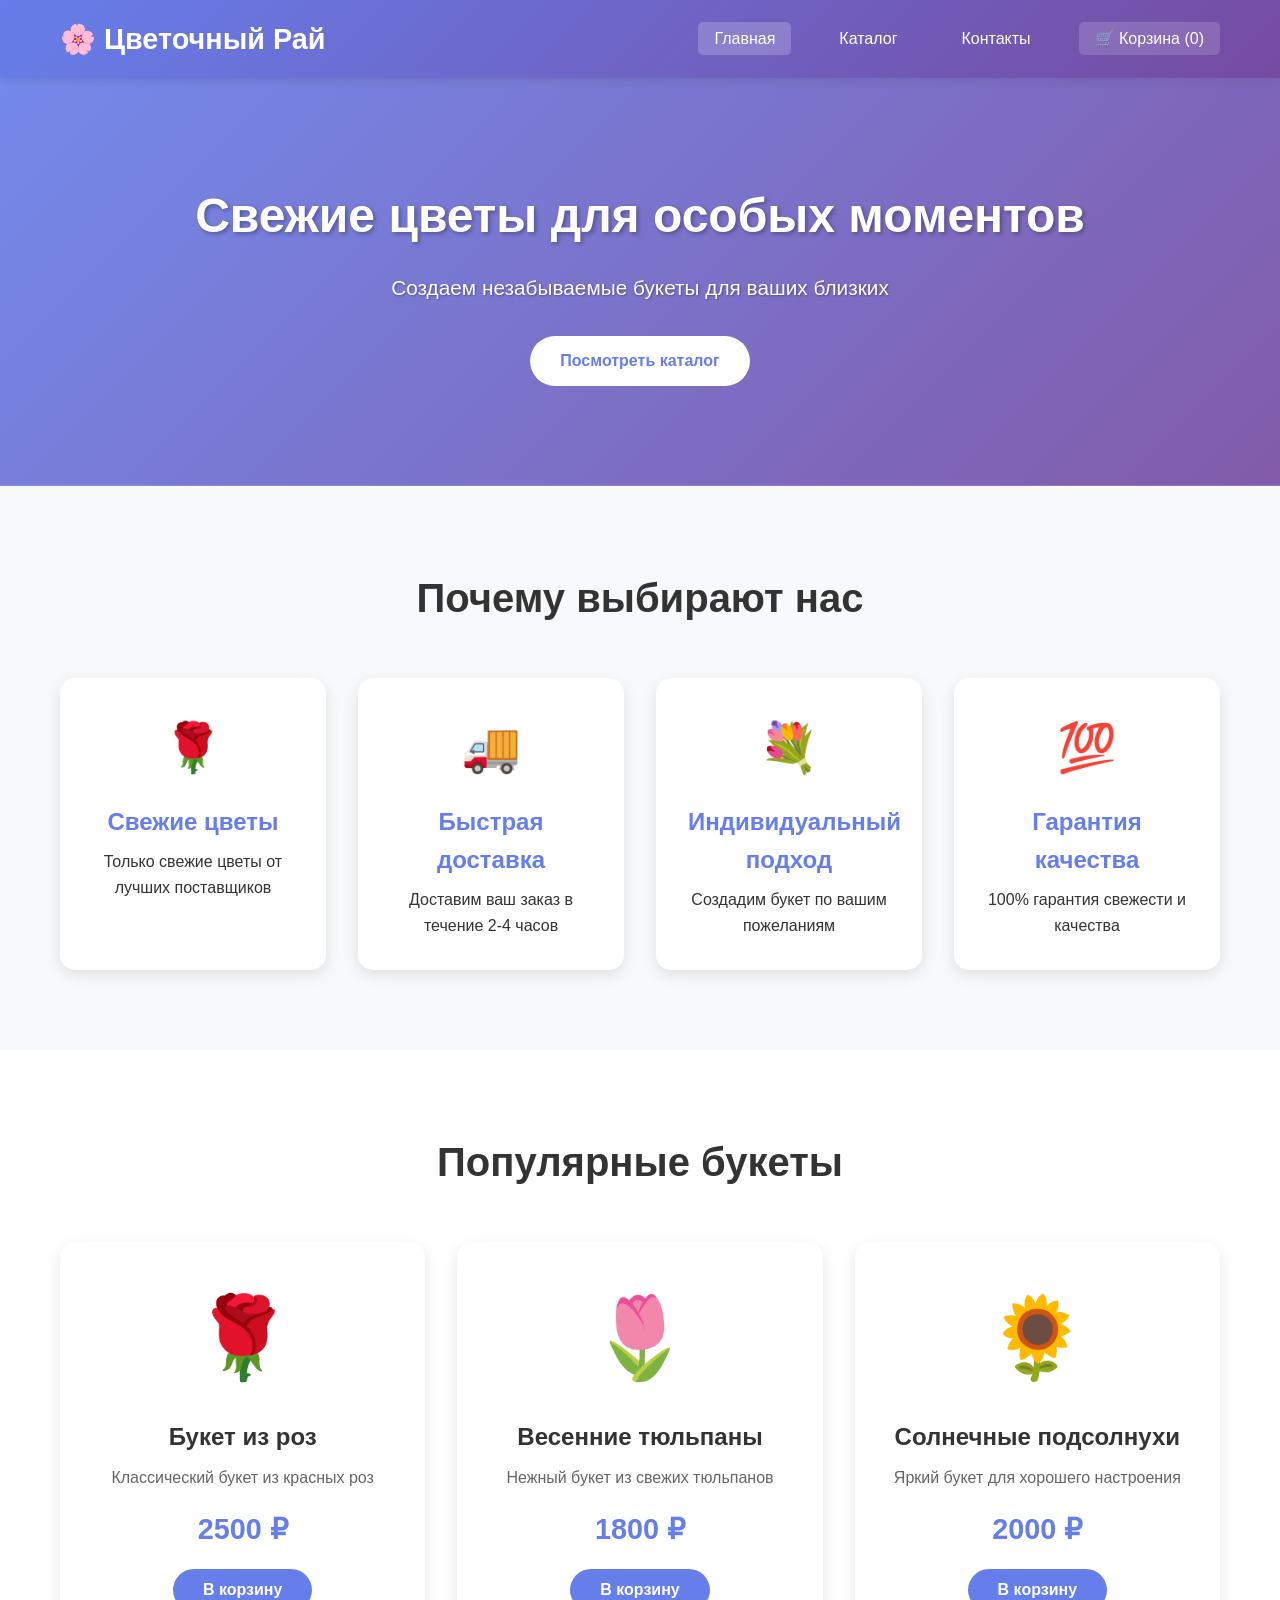
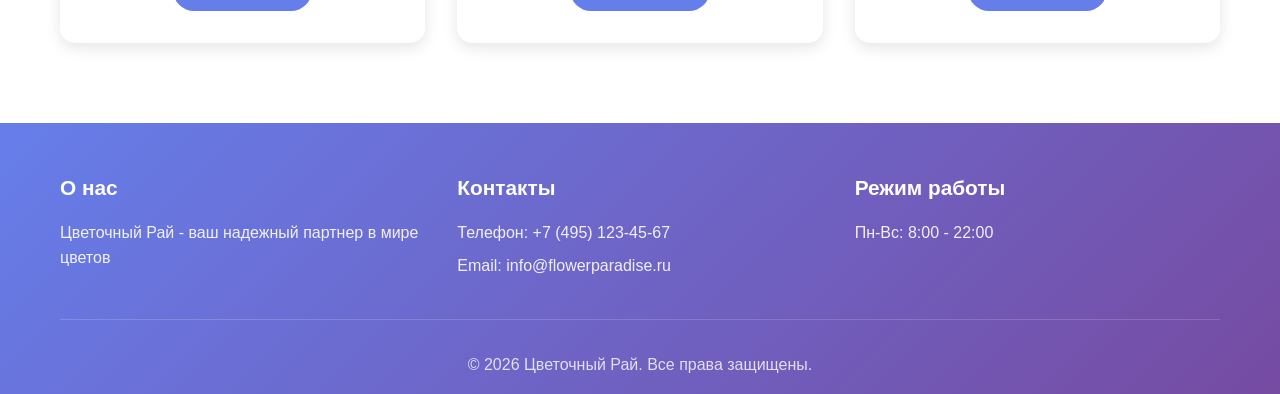
<file: index.html>
<!DOCTYPE html>
<html lang="ru">
<head>
    <meta charset="UTF-8">
    <meta name="viewport" content="width=device-width, initial-scale=1.0">
    <title>Цветочный Рай - Магазин свежих цветов</title>
    <link rel="stylesheet" href="style.css">
</head>
<body>
    <header>
        <nav class="navbar">
            <div class="container">
                <div class="logo">
                    <h1>🌸 Цветочный Рай</h1>
                </div>
                <ul class="nav-menu">
                    <li><a href="index.html" class="active">Главная</a></li>
                    <li><a href="catalog.html">Каталог</a></li>
                    <li><a href="contact.html">Контакты</a></li>
                    <li><a href="#" class="cart-link" id="cartLink">🛒 Корзина (<span id="cartCount">0</span>)</a></li>
                </ul>
            </div>
        </nav>
    </header>

    <main>
        <section class="hero">
            <div class="hero-content">
                <h2>Свежие цветы для особых моментов</h2>
                <p>Создаем незабываемые букеты для ваших близких</p>
                <a href="catalog.html" class="btn btn-primary">Посмотреть каталог</a>
            </div>
        </section>

        <section class="features">
            <div class="container">
                <h2>Почему выбирают нас</h2>
                <div class="features-grid">
                    <div class="feature-card">
                        <div class="feature-icon">🌹</div>
                        <h3>Свежие цветы</h3>
                        <p>Только свежие цветы от лучших поставщиков</p>
                    </div>
                    <div class="feature-card">
                        <div class="feature-icon">🚚</div>
                        <h3>Быстрая доставка</h3>
                        <p>Доставим ваш заказ в течение 2-4 часов</p>
                    </div>
                    <div class="feature-card">
                        <div class="feature-icon">💐</div>
                        <h3>Индивидуальный подход</h3>
                        <p>Создадим букет по вашим пожеланиям</p>
                    </div>
                    <div class="feature-card">
                        <div class="feature-icon">💯</div>
                        <h3>Гарантия качества</h3>
                        <p>100% гарантия свежести и качества</p>
                    </div>
                </div>
            </div>
        </section>

        <section class="popular-products">
            <div class="container">
                <h2>Популярные букеты</h2>
                <div class="products-grid">
                    <div class="product-card">
                        <div class="product-image">🌹</div>
                        <h3>Букет из роз</h3>
                        <p>Классический букет из красных роз</p>
                        <div class="product-price">2500 ₽</div>
                        <button class="btn btn-secondary add-to-cart" data-name="Букет из роз" data-price="2500">В корзину</button>
                    </div>
                    <div class="product-card">
                        <div class="product-image">🌷</div>
                        <h3>Весенние тюльпаны</h3>
                        <p>Нежный букет из свежих тюльпанов</p>
                        <div class="product-price">1800 ₽</div>
                        <button class="btn btn-secondary add-to-cart" data-name="Весенние тюльпаны" data-price="1800">В корзину</button>
                    </div>
                    <div class="product-card">
                        <div class="product-image">🌻</div>
                        <h3>Солнечные подсолнухи</h3>
                        <p>Яркий букет для хорошего настроения</p>
                        <div class="product-price">2000 ₽</div>
                        <button class="btn btn-secondary add-to-cart" data-name="Солнечные подсолнухи" data-price="2000">В корзину</button>
                    </div>
                </div>
            </div>
        </section>
    </main>

    <footer>
        <div class="container">
            <div class="footer-content">
                <div class="footer-section">
                    <h3>О нас</h3>
                    <p>Цветочный Рай - ваш надежный партнер в мире цветов</p>
                </div>
                <div class="footer-section">
                    <h3>Контакты</h3>
                    <p>Телефон: +7 (495) 123-45-67</p>
                    <p>Email: info@flowerparadise.ru</p>
                </div>
                <div class="footer-section">
                    <h3>Режим работы</h3>
                    <p>Пн-Вс: 8:00 - 22:00</p>
                </div>
            </div>
            <div class="footer-bottom">
                <p>&copy; 2026 Цветочный Рай. Все права защищены.</p>
            </div>
        </div>
    </footer>

    <div id="cartModal" class="modal">
        <div class="modal-content">
            <span class="close">&times;</span>
            <h2>Корзина</h2>
            <div id="cartItems"></div>
            <div class="cart-total">
                <strong>Итого: <span id="cartTotal">0</span> ₽</strong>
            </div>
            <button class="btn btn-primary" id="checkoutBtn">Оформить заказ</button>
        </div>
    </div>

    <script src="script.js"></script>
</body>
</html>
</file>
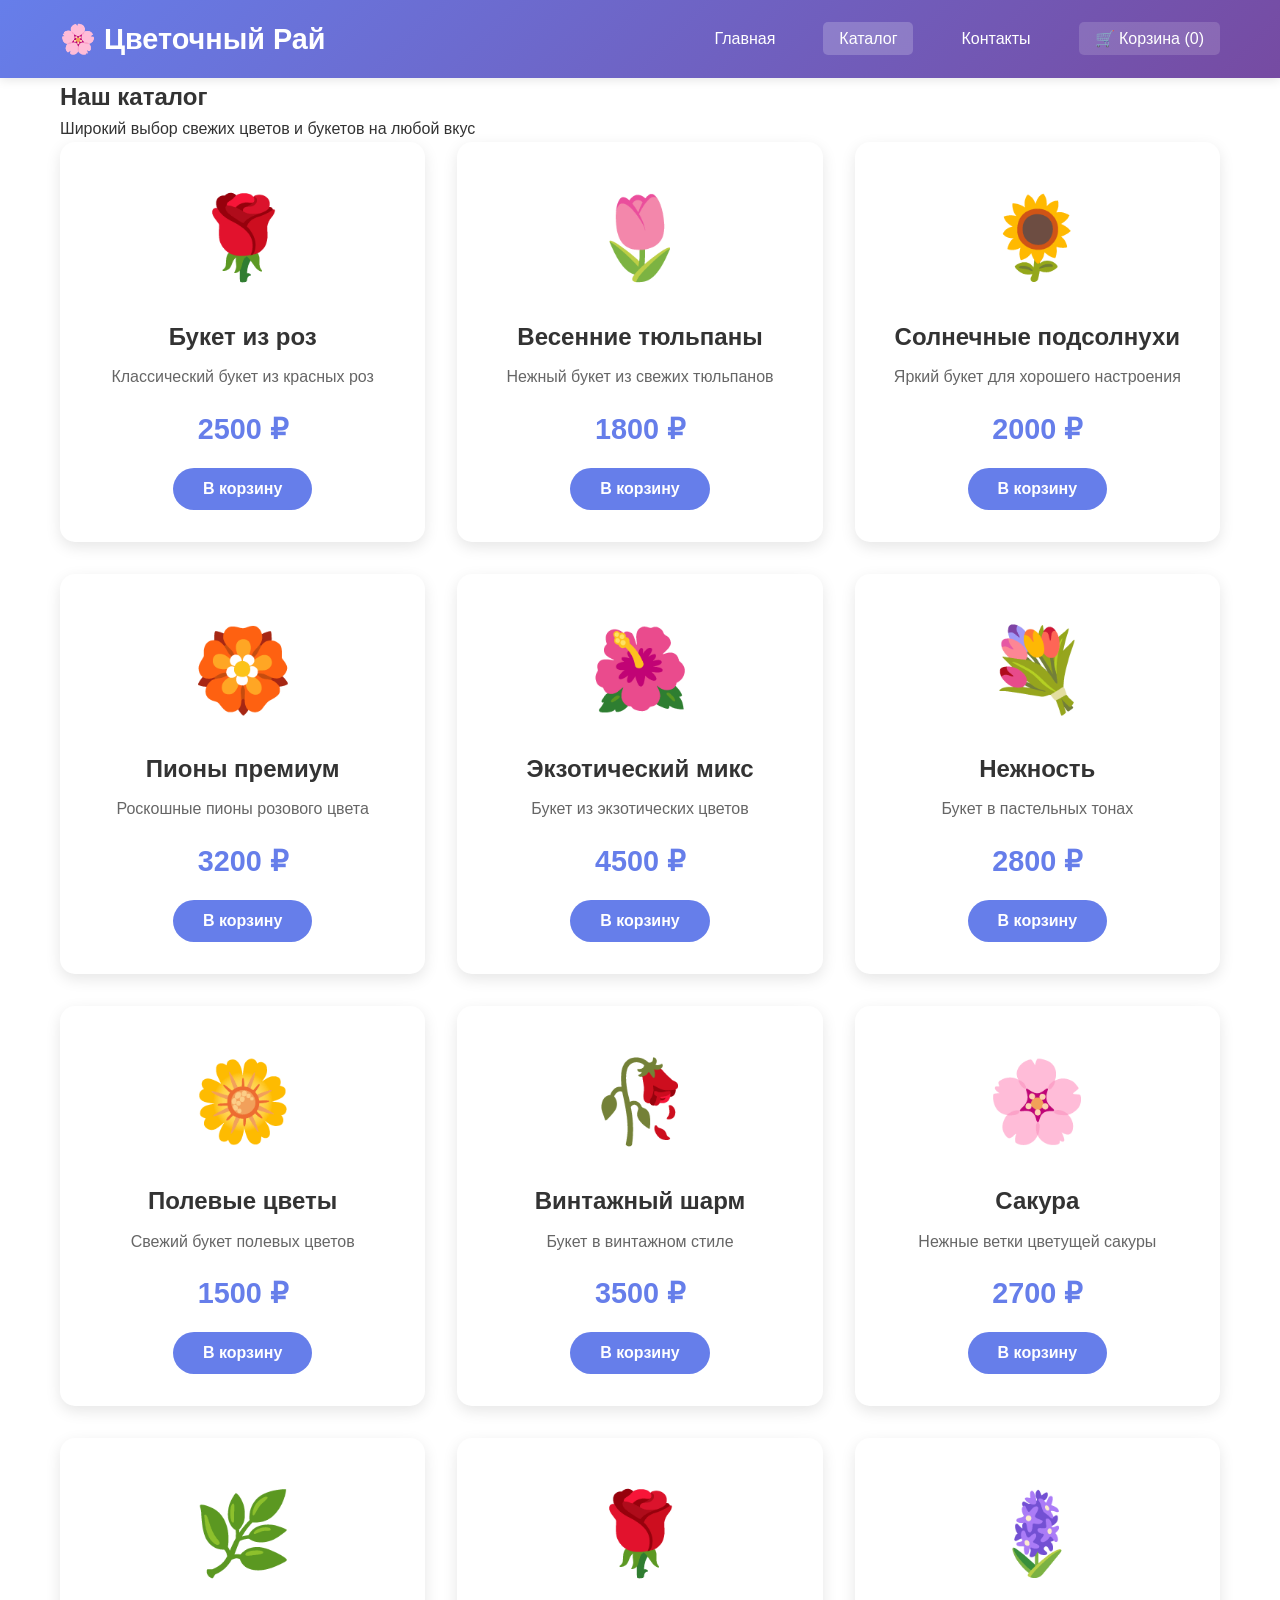
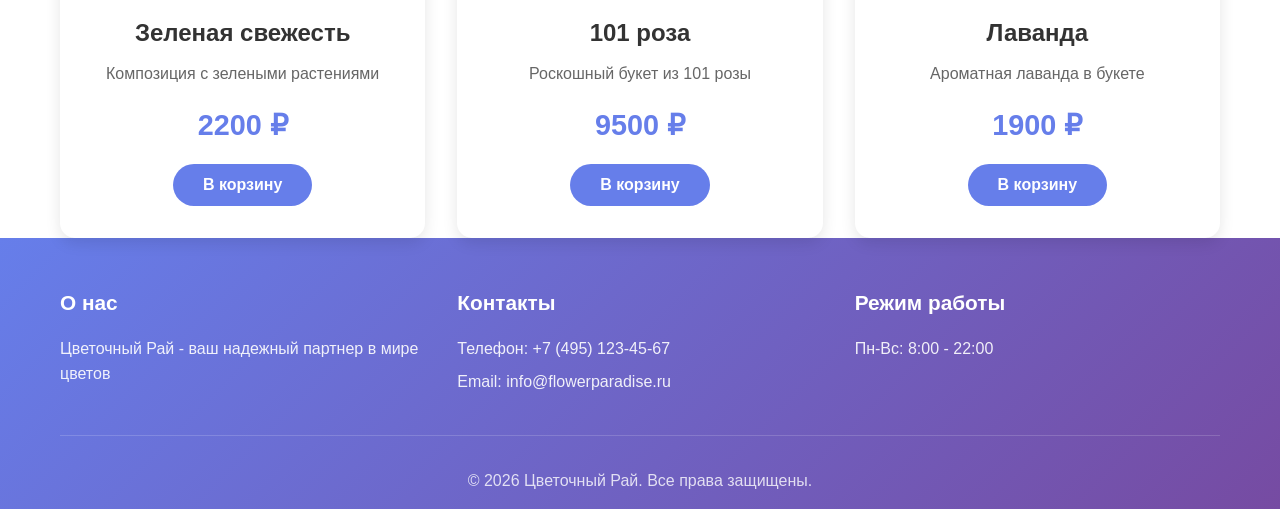
<file: catalog.html>
<!DOCTYPE html>
<html lang="ru">
<head>
    <meta charset="UTF-8">
    <meta name="viewport" content="width=device-width, initial-scale=1.0">
    <title>Каталог - Цветочный Рай</title>
    <link rel="stylesheet" href="style.css">
</head>
<body>
    <header>
        <nav class="navbar">
            <div class="container">
                <div class="logo">
                    <h1>🌸 Цветочный Рай</h1>
                </div>
                <ul class="nav-menu">
                    <li><a href="index.html">Главная</a></li>
                    <li><a href="catalog.html" class="active">Каталог</a></li>
                    <li><a href="contact.html">Контакты</a></li>
                    <li><a href="#" class="cart-link" id="cartLink">🛒 Корзина (<span id="cartCount">0</span>)</a></li>
                </ul>
            </div>
        </nav>
    </header>

    <main>
        <section class="catalog-hero">
            <div class="container">
                <h1>Наш каталог</h1>
                <p>Широкий выбор свежих цветов и букетов на любой вкус</p>
            </div>
        </section>

        <section class="catalog-section">
            <div class="container">
                <div class="products-grid">
                    <div class="product-card">
                        <div class="product-image">🌹</div>
                        <h3>Букет из роз</h3>
                        <p>Классический букет из красных роз</p>
                        <div class="product-price">2500 ₽</div>
                        <button class="btn btn-secondary add-to-cart" data-name="Букет из роз" data-price="2500">В корзину</button>
                    </div>

                    <div class="product-card">
                        <div class="product-image">🌷</div>
                        <h3>Весенние тюльпаны</h3>
                        <p>Нежный букет из свежих тюльпанов</p>
                        <div class="product-price">1800 ₽</div>
                        <button class="btn btn-secondary add-to-cart" data-name="Весенние тюльпаны" data-price="1800">В корзину</button>
                    </div>

                    <div class="product-card">
                        <div class="product-image">🌻</div>
                        <h3>Солнечные подсолнухи</h3>
                        <p>Яркий букет для хорошего настроения</p>
                        <div class="product-price">2000 ₽</div>
                        <button class="btn btn-secondary add-to-cart" data-name="Солнечные подсолнухи" data-price="2000">В корзину</button>
                    </div>

                    <div class="product-card">
                        <div class="product-image">🏵️</div>
                        <h3>Пионы премиум</h3>
                        <p>Роскошные пионы розового цвета</p>
                        <div class="product-price">3200 ₽</div>
                        <button class="btn btn-secondary add-to-cart" data-name="Пионы премиум" data-price="3200">В корзину</button>
                    </div>

                    <div class="product-card">
                        <div class="product-image">🌺</div>
                        <h3>Экзотический микс</h3>
                        <p>Букет из экзотических цветов</p>
                        <div class="product-price">4500 ₽</div>
                        <button class="btn btn-secondary add-to-cart" data-name="Экзотический микс" data-price="4500">В корзину</button>
                    </div>

                    <div class="product-card">
                        <div class="product-image">💐</div>
                        <h3>Нежность</h3>
                        <p>Букет в пастельных тонах</p>
                        <div class="product-price">2800 ₽</div>
                        <button class="btn btn-secondary add-to-cart" data-name="Нежность" data-price="2800">В корзину</button>
                    </div>

                    <div class="product-card">
                        <div class="product-image">🌼</div>
                        <h3>Полевые цветы</h3>
                        <p>Свежий букет полевых цветов</p>
                        <div class="product-price">1500 ₽</div>
                        <button class="btn btn-secondary add-to-cart" data-name="Полевые цветы" data-price="1500">В корзину</button>
                    </div>

                    <div class="product-card">
                        <div class="product-image">🥀</div>
                        <h3>Винтажный шарм</h3>
                        <p>Букет в винтажном стиле</p>
                        <div class="product-price">3500 ₽</div>
                        <button class="btn btn-secondary add-to-cart" data-name="Винтажный шарм" data-price="3500">В корзину</button>
                    </div>

                    <div class="product-card">
                        <div class="product-image">🌸</div>
                        <h3>Сакура</h3>
                        <p>Нежные ветки цветущей сакуры</p>
                        <div class="product-price">2700 ₽</div>
                        <button class="btn btn-secondary add-to-cart" data-name="Сакура" data-price="2700">В корзину</button>
                    </div>

                    <div class="product-card">
                        <div class="product-image">🌿</div>
                        <h3>Зеленая свежесть</h3>
                        <p>Композиция с зелеными растениями</p>
                        <div class="product-price">2200 ₽</div>
                        <button class="btn btn-secondary add-to-cart" data-name="Зеленая свежесть" data-price="2200">В корзину</button>
                    </div>

                    <div class="product-card">
                        <div class="product-image">🌹</div>
                        <h3>101 роза</h3>
                        <p>Роскошный букет из 101 розы</p>
                        <div class="product-price">9500 ₽</div>
                        <button class="btn btn-secondary add-to-cart" data-name="101 роза" data-price="9500">В корзину</button>
                    </div>

                    <div class="product-card">
                        <div class="product-image">🪻</div>
                        <h3>Лаванда</h3>
                        <p>Ароматная лаванда в букете</p>
                        <div class="product-price">1900 ₽</div>
                        <button class="btn btn-secondary add-to-cart" data-name="Лаванда" data-price="1900">В корзину</button>
                    </div>
                </div>
            </div>
        </section>
    </main>

    <footer>
        <div class="container">
            <div class="footer-content">
                <div class="footer-section">
                    <h3>О нас</h3>
                    <p>Цветочный Рай - ваш надежный партнер в мире цветов</p>
                </div>
                <div class="footer-section">
                    <h3>Контакты</h3>
                    <p>Телефон: +7 (495) 123-45-67</p>
                    <p>Email: info@flowerparadise.ru</p>
                </div>
                <div class="footer-section">
                    <h3>Режим работы</h3>
                    <p>Пн-Вс: 8:00 - 22:00</p>
                </div>
            </div>
            <div class="footer-bottom">
                <p>&copy; 2026 Цветочный Рай. Все права защищены.</p>
            </div>
        </div>
    </footer>

    <div id="cartModal" class="modal">
        <div class="modal-content">
            <span class="close">&times;</span>
            <h2>Корзина</h2>
            <div id="cartItems"></div>
            <div class="cart-total">
                <strong>Итого: <span id="cartTotal">0</span> ₽</strong>
            </div>
            <button class="btn btn-primary" id="checkoutBtn">Оформить заказ</button>
        </div>
    </div>

    <script src="script.js"></script>
</body>
</html>
</file>
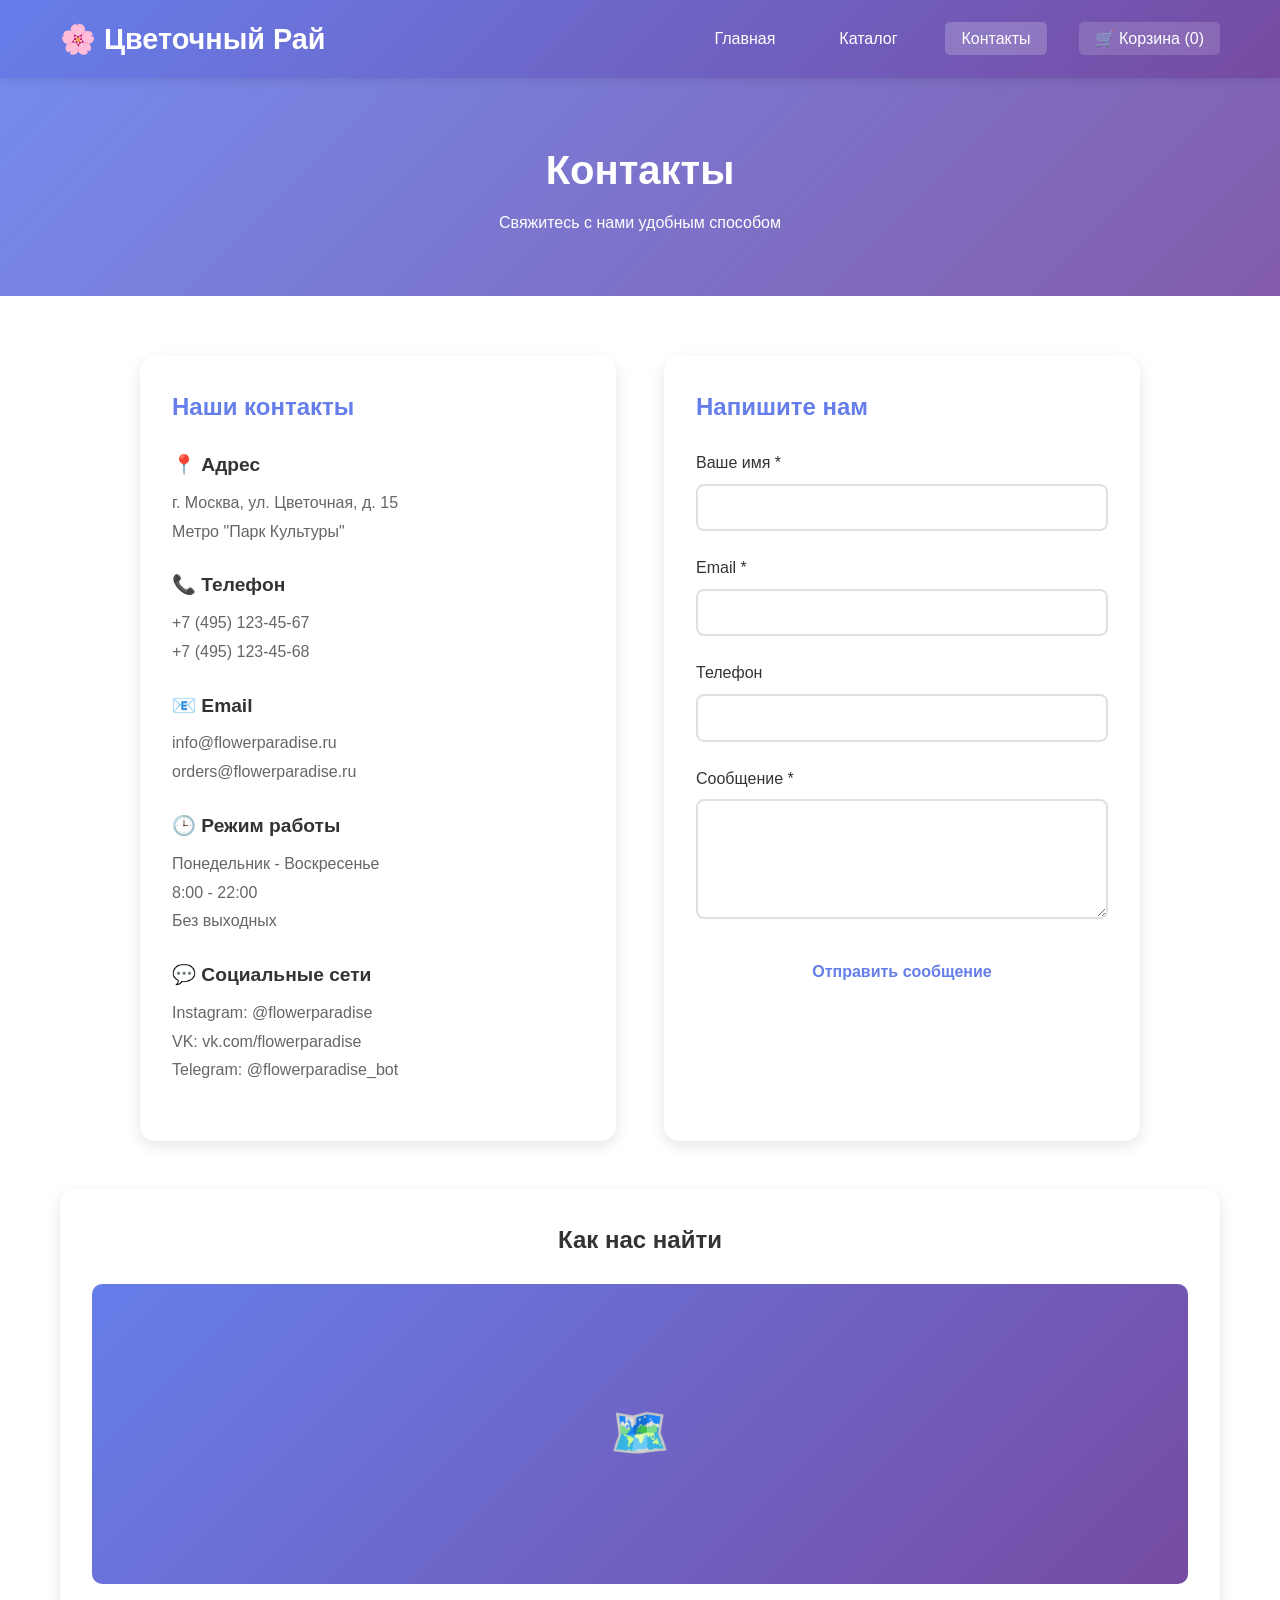
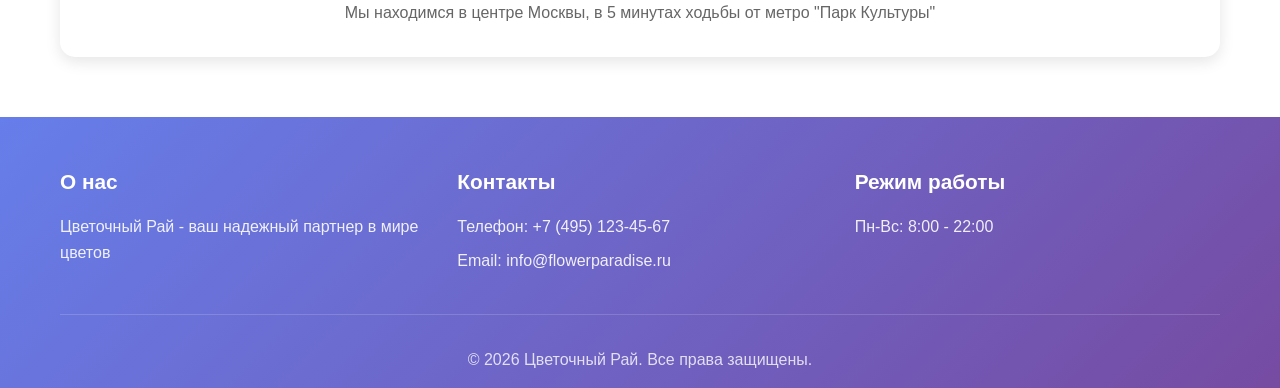
<file: contact.html>
<!DOCTYPE html>
<html lang="ru">
<head>
    <meta charset="UTF-8">
    <meta name="viewport" content="width=device-width, initial-scale=1.0">
    <title>Контакты - Цветочный Рай</title>
    <link rel="stylesheet" href="style.css">
    <style>
        .catalog-hero {
            background: linear-gradient(135deg, rgba(102, 126, 234, 0.9) 0%, rgba(118, 75, 162, 0.9) 100%);
            color: white;
            padding: 60px 20px;
            text-align: center;
        }

        .catalog-hero h1 {
            font-size: 2.5rem;
            margin-bottom: 0.5rem;
        }

        .catalog-section {
            padding: 60px 20px;
        }

        .contact-container {
            display: grid;
            grid-template-columns: 1fr 1fr;
            gap: 3rem;
            max-width: 1000px;
            margin: 0 auto;
        }

        .contact-info {
            background: white;
            padding: 2rem;
            border-radius: 15px;
            box-shadow: 0 5px 15px rgba(0, 0, 0, 0.1);
        }

        .contact-info h2 {
            color: #667eea;
            margin-bottom: 1.5rem;
        }

        .contact-item {
            margin-bottom: 1.5rem;
        }

        .contact-item h3 {
            color: #333;
            margin-bottom: 0.5rem;
            font-size: 1.2rem;
        }

        .contact-item p {
            color: #666;
            line-height: 1.8;
        }

        .contact-form {
            background: white;
            padding: 2rem;
            border-radius: 15px;
            box-shadow: 0 5px 15px rgba(0, 0, 0, 0.1);
        }

        .contact-form h2 {
            color: #667eea;
            margin-bottom: 1.5rem;
        }

        .form-group {
            margin-bottom: 1.5rem;
        }

        .form-group label {
            display: block;
            margin-bottom: 0.5rem;
            color: #333;
            font-weight: 500;
        }

        .form-group input,
        .form-group textarea {
            width: 100%;
            padding: 0.8rem;
            border: 2px solid #e0e0e0;
            border-radius: 8px;
            font-family: inherit;
            font-size: 1rem;
            transition: border-color 0.3s;
        }

        .form-group input:focus,
        .form-group textarea:focus {
            outline: none;
            border-color: #667eea;
        }

        .form-group textarea {
            resize: vertical;
            min-height: 120px;
        }

        .map-container {
            margin-top: 3rem;
            padding: 2rem;
            background: white;
            border-radius: 15px;
            box-shadow: 0 5px 15px rgba(0, 0, 0, 0.1);
            text-align: center;
        }

        .map-placeholder {
            background: linear-gradient(135deg, #667eea 0%, #764ba2 100%);
            height: 300px;
            border-radius: 10px;
            display: flex;
            align-items: center;
            justify-content: center;
            color: white;
            font-size: 3rem;
        }

        @media (max-width: 768px) {
            .contact-container {
                grid-template-columns: 1fr;
            }
        }
    </style>
</head>
<body>
    <header>
        <nav class="navbar">
            <div class="container">
                <div class="logo">
                    <h1>🌸 Цветочный Рай</h1>
                </div>
                <ul class="nav-menu">
                    <li><a href="index.html">Главная</a></li>
                    <li><a href="catalog.html">Каталог</a></li>
                    <li><a href="contact.html" class="active">Контакты</a></li>
                    <li><a href="#" class="cart-link" id="cartLink">🛒 Корзина (<span id="cartCount">0</span>)</a></li>
                </ul>
            </div>
        </nav>
    </header>

    <main>
        <section class="catalog-hero">
            <div class="container">
                <h1>Контакты</h1>
                <p>Свяжитесь с нами удобным способом</p>
            </div>
        </section>

        <section class="catalog-section">
            <div class="container">
                <div class="contact-container">
                    <div class="contact-info">
                        <h2>Наши контакты</h2>

                        <div class="contact-item">
                            <h3>📍 Адрес</h3>
                            <p>г. Москва, ул. Цветочная, д. 15<br>
                            Метро "Парк Культуры"</p>
                        </div>

                        <div class="contact-item">
                            <h3>📞 Телефон</h3>
                            <p>+7 (495) 123-45-67<br>
                            +7 (495) 123-45-68</p>
                        </div>

                        <div class="contact-item">
                            <h3>📧 Email</h3>
                            <p>info@flowerparadise.ru<br>
                            orders@flowerparadise.ru</p>
                        </div>

                        <div class="contact-item">
                            <h3>🕒 Режим работы</h3>
                            <p>Понедельник - Воскресенье<br>
                            8:00 - 22:00<br>
                            Без выходных</p>
                        </div>

                        <div class="contact-item">
                            <h3>💬 Социальные сети</h3>
                            <p>Instagram: @flowerparadise<br>
                            VK: vk.com/flowerparadise<br>
                            Telegram: @flowerparadise_bot</p>
                        </div>
                    </div>

                    <div class="contact-form">
                        <h2>Напишите нам</h2>
                        <form id="contactForm">
                            <div class="form-group">
                                <label for="name">Ваше имя *</label>
                                <input type="text" id="name" name="name" required>
                            </div>

                            <div class="form-group">
                                <label for="email">Email *</label>
                                <input type="email" id="email" name="email" required>
                            </div>

                            <div class="form-group">
                                <label for="phone">Телефон</label>
                                <input type="tel" id="phone" name="phone">
                            </div>

                            <div class="form-group">
                                <label for="message">Сообщение *</label>
                                <textarea id="message" name="message" required></textarea>
                            </div>

                            <button type="submit" class="btn btn-primary" style="width: 100%;">Отправить сообщение</button>
                        </form>
                    </div>
                </div>

                <div class="map-container">
                    <h2 style="margin-bottom: 1.5rem;">Как нас найти</h2>
                    <div class="map-placeholder">
                        🗺️
                    </div>
                    <p style="margin-top: 1rem; color: #666;">
                        Мы находимся в центре Москвы, в 5 минутах ходьбы от метро "Парк Культуры"
                    </p>
                </div>
            </div>
        </section>
    </main>

    <footer>
        <div class="container">
            <div class="footer-content">
                <div class="footer-section">
                    <h3>О нас</h3>
                    <p>Цветочный Рай - ваш надежный партнер в мире цветов</p>
                </div>
                <div class="footer-section">
                    <h3>Контакты</h3>
                    <p>Телефон: +7 (495) 123-45-67</p>
                    <p>Email: info@flowerparadise.ru</p>
                </div>
                <div class="footer-section">
                    <h3>Режим работы</h3>
                    <p>Пн-Вс: 8:00 - 22:00</p>
                </div>
            </div>
            <div class="footer-bottom">
                <p>&copy; 2026 Цветочный Рай. Все права защищены.</p>
            </div>
        </div>
    </footer>

    <div id="cartModal" class="modal">
        <div class="modal-content">
            <span class="close">&times;</span>
            <h2>Корзина</h2>
            <div id="cartItems"></div>
            <div class="cart-total">
                <strong>Итого: <span id="cartTotal">0</span> ₽</strong>
            </div>
            <button class="btn btn-primary" id="checkoutBtn">Оформить заказ</button>
        </div>
    </div>

    <script src="script.js"></script>
</body>
</html>
</file>
<file: style.css>
* {
    margin: 0;
    padding: 0;
    box-sizing: border-box;
}

body {
    font-family: 'Segoe UI', Tahoma, Geneva, Verdana, sans-serif;
    line-height: 1.6;
    color: #333;
    background-color: #fff;
}

.container {
    max-width: 1200px;
    margin: 0 auto;
    padding: 0 20px;
}

header {
    background: linear-gradient(135deg, #667eea 0%, #764ba2 100%);
    box-shadow: 0 2px 10px rgba(0, 0, 0, 0.1);
    position: sticky;
    top: 0;
    z-index: 100;
}

.navbar {
    padding: 1rem 0;
}

.navbar .container {
    display: flex;
    justify-content: space-between;
    align-items: center;
}

.logo h1 {
    color: white;
    font-size: 1.8rem;
    font-weight: 700;
}

.nav-menu {
    display: flex;
    list-style: none;
    gap: 2rem;
}

.nav-menu a {
    color: white;
    text-decoration: none;
    font-weight: 500;
    transition: opacity 0.3s;
    padding: 0.5rem 1rem;
    border-radius: 5px;
}

.nav-menu a:hover,
.nav-menu a.active {
    background-color: rgba(255, 255, 255, 0.2);
}

.cart-link {
    background-color: rgba(255, 255, 255, 0.15);
    padding: 0.5rem 1rem !important;
    border-radius: 20px;
}

.hero {
    background: linear-gradient(135deg, rgba(102, 126, 234, 0.9) 0%, rgba(118, 75, 162, 0.9) 100%),
                url('data:image/svg+xml,<svg xmlns="http://www.w3.org/2000/svg" viewBox="0 0 1200 600"><rect fill="%23f0f0f0" width="1200" height="600"/></svg>');
    background-size: cover;
    background-position: center;
    color: white;
    padding: 100px 20px;
    text-align: center;
}

.hero-content h2 {
    font-size: 3rem;
    margin-bottom: 1rem;
    text-shadow: 2px 2px 4px rgba(0, 0, 0, 0.3);
}

.hero-content p {
    font-size: 1.3rem;
    margin-bottom: 2rem;
    text-shadow: 1px 1px 2px rgba(0, 0, 0, 0.3);
}

.btn {
    display: inline-block;
    padding: 12px 30px;
    text-decoration: none;
    border-radius: 25px;
    font-weight: 600;
    transition: all 0.3s;
    border: none;
    cursor: pointer;
    font-size: 1rem;
}

.btn-primary {
    background-color: #fff;
    color: #667eea;
}

.btn-primary:hover {
    background-color: #f0f0f0;
    transform: translateY(-2px);
    box-shadow: 0 5px 15px rgba(0, 0, 0, 0.2);
}

.btn-secondary {
    background-color: #667eea;
    color: white;
}

.btn-secondary:hover {
    background-color: #5568d3;
    transform: translateY(-2px);
    box-shadow: 0 5px 15px rgba(102, 126, 234, 0.4);
}

.features {
    padding: 80px 20px;
    background-color: #f8f9fa;
}

.features h2 {
    text-align: center;
    font-size: 2.5rem;
    margin-bottom: 3rem;
    color: #333;
}

.features-grid {
    display: grid;
    grid-template-columns: repeat(auto-fit, minmax(250px, 1fr));
    gap: 2rem;
}

.feature-card {
    background: white;
    padding: 2rem;
    border-radius: 15px;
    text-align: center;
    box-shadow: 0 5px 15px rgba(0, 0, 0, 0.1);
    transition: transform 0.3s;
}

.feature-card:hover {
    transform: translateY(-5px);
    box-shadow: 0 8px 25px rgba(0, 0, 0, 0.15);
}

.feature-icon {
    font-size: 3rem;
    margin-bottom: 1rem;
}

.feature-card h3 {
    font-size: 1.5rem;
    margin-bottom: 0.5rem;
    color: #667eea;
}

.popular-products {
    padding: 80px 20px;
}

.popular-products h2 {
    text-align: center;
    font-size: 2.5rem;
    margin-bottom: 3rem;
    color: #333;
}

.products-grid {
    display: grid;
    grid-template-columns: repeat(auto-fit, minmax(280px, 1fr));
    gap: 2rem;
}

.product-card {
    background: white;
    border-radius: 15px;
    padding: 2rem;
    text-align: center;
    box-shadow: 0 5px 15px rgba(0, 0, 0, 0.1);
    transition: transform 0.3s;
}

.product-card:hover {
    transform: translateY(-5px);
    box-shadow: 0 8px 25px rgba(0, 0, 0, 0.15);
}

.product-image {
    font-size: 5rem;
    margin-bottom: 1rem;
}

.product-card h3 {
    font-size: 1.5rem;
    margin-bottom: 0.5rem;
    color: #333;
}

.product-card p {
    color: #666;
    margin-bottom: 1rem;
}

.product-price {
    font-size: 1.8rem;
    font-weight: 700;
    color: #667eea;
    margin-bottom: 1rem;
}

footer {
    background: linear-gradient(135deg, #667eea 0%, #764ba2 100%);
    color: white;
    padding: 3rem 20px 1rem;
}

.footer-content {
    display: grid;
    grid-template-columns: repeat(auto-fit, minmax(250px, 1fr));
    gap: 2rem;
    margin-bottom: 2rem;
}

.footer-section h3 {
    margin-bottom: 1rem;
    font-size: 1.3rem;
}

.footer-section p {
    margin-bottom: 0.5rem;
    opacity: 0.9;
}

.footer-bottom {
    text-align: center;
    padding-top: 2rem;
    border-top: 1px solid rgba(255, 255, 255, 0.2);
    opacity: 0.8;
}

.modal {
    display: none;
    position: fixed;
    z-index: 1000;
    left: 0;
    top: 0;
    width: 100%;
    height: 100%;
    background-color: rgba(0, 0, 0, 0.5);
}

.modal-content {
    background-color: white;
    margin: 5% auto;
    padding: 2rem;
    border-radius: 15px;
    width: 90%;
    max-width: 600px;
    box-shadow: 0 10px 40px rgba(0, 0, 0, 0.3);
}

.close {
    color: #aaa;
    float: right;
    font-size: 28px;
    font-weight: bold;
    cursor: pointer;
}

.close:hover {
    color: #000;
}

#cartItems {
    margin: 2rem 0;
    min-height: 100px;
}

.cart-item {
    display: flex;
    justify-content: space-between;
    align-items: center;
    padding: 1rem;
    border-bottom: 1px solid #eee;
}

.cart-item-info {
    flex: 1;
}

.cart-item-name {
    font-weight: 600;
    margin-bottom: 0.3rem;
}

.cart-item-price {
    color: #667eea;
    font-weight: 600;
}

.remove-btn {
    background-color: #dc3545;
    color: white;
    border: none;
    padding: 0.5rem 1rem;
    border-radius: 5px;
    cursor: pointer;
    transition: background-color 0.3s;
}

.remove-btn:hover {
    background-color: #c82333;
}

.cart-total {
    text-align: right;
    padding: 1rem;
    font-size: 1.3rem;
    border-top: 2px solid #667eea;
    margin-bottom: 1rem;
}

.empty-cart {
    text-align: center;
    padding: 2rem;
    color: #999;
}

@media (max-width: 768px) {
    .navbar .container {
        flex-direction: column;
        gap: 1rem;
    }

    .nav-menu {
        flex-direction: column;
        text-align: center;
        gap: 0.5rem;
    }

    .hero-content h2 {
        font-size: 2rem;
    }

    .hero-content p {
        font-size: 1rem;
    }

    .features h2,
    .popular-products h2 {
        font-size: 2rem;
    }
}
</file>
